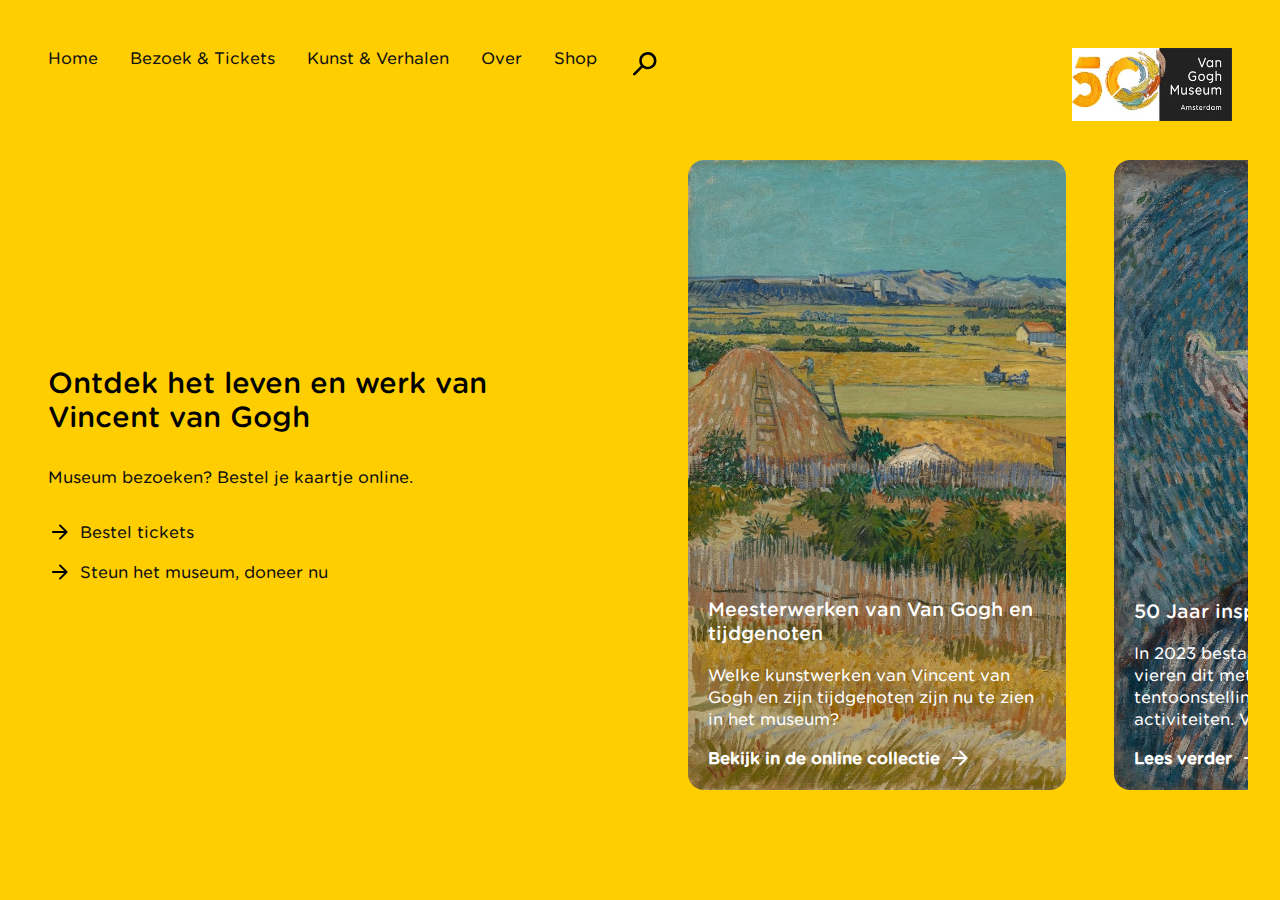
<file: index.html>
<!DOCTYPE html>
<html lang="nl">
	
<head>
	<meta charset="UTF-8">
	<meta name="author" content="jouw naam">
	<meta name="viewport" content="width=device-width, initial-scale=1">
	
	<title>Het Museum over Vincent van Gogh in Amsterdam</title>
	
	<link href="./styles/style-main.css" rel="stylesheet">
    <link href="./styles/style-index.css" rel="stylesheet">

	<link rel="icon" type="image/svg+xml" href="./images/favicon.svg">
</head>

<body>
    <header>
        <button></button>
        <nav>
            <ul>
                <li><a>Menu</a></li>
                <li><a href="index.html"><span>Home</span></a></li>
                <li><a href="#"><span>Bezoek & Tickets</span></a></li>
                <li><a href="#"><span>Kunst & Verhalen</span></a></li>
                <li><a href="#"><span>Over</span></a></li>
                <li><a href="#"><span>Shop</span></a></li>
            </ul>
        </nav>
        <a href="#"></a>
        <a href="#"></a>
    </header>

    <main>
        <section>
            <h1 class="hidden">Welkom bij het museum over Vincent van Gogh in Amsterdam</h1>
            <h2>Ontdek het leven en werk van Vincent van Gogh</h2>
            <p>Museum bezoeken? Bestel je kaartje online.</p>
            <ul>
                <li><a href="#">Bestel tickets</a></li>
                <li><a href="#">Steun het museum, doneer nu</a></li>
            </ul>
        </section>

        <ul>
            <li>
                <a href="collectie.html">
                    <h3>Meesterwerken van Van Gogh en tijdgenoten</h3>
                    <p>De Meesterwerken</p>
                    <p>Welke kunstwerken van Vincent van Gogh en zijn tijdgenoten zijn nu te zien in het museum?</p>
                    <p>Bekijk in de online collectie</p>
                </a>
            </li>
            <li>
                <a href="">
                    <h3>50 Jaar inspiratie</h3>
                    <p>Jubileumjaar</p>
                    <p>In 2023 bestaat het museum 50 jaar! We vieren dit met bijzondere tentoonstellingen en feestelijke activiteiten. Vier je met ons mee?</p>
                    <p>Lees verder</p>
                </a>
            </li>
            <li>
                <a href="">
                    <h3>Genomineerd</h3>
                    <p>Van Gogh in Auvers</p>
                    <p>Onze tentoonstelling ‘Van Gogh in Auvers. Zijn laatste maanden’ is genomineerd voor de Museumtijdschrift Tentoonstellingsprijs 2023. Stem je ook?</p>
                    <p>Stem nu</p>
                </a>
            </li>
        </ul>

        <section>
            <h2>Ontdek meer over het museum en Vincent van Gogh</h2>
            <ul>
                <li><a href="#">Ontdek de collectie</a></li>
                <li><a href="#">Lees de verhalen</a></li>
                <li><a href="#">Steun het museum. Doneer nu</a></li>
            </ul>
            <ul>
                <li><p>Onze hoofdsponsors:</p></li>
                <li><a alt="De sponsor de vriendenloterij" href="#"></a></li>
                <li><a alt="De sponsor ASML" href="#"></a></li>
                <li><a alt="De sponsor DHL" href="#"></a></li>
            </ul>
        </section>

    </main>
    <script src="./script.js"></script>
</body>
	
</html>


<!-- bronnen:

Website's:
  1. W3schools, hulp bij het refreschen van mijn css kennis (https://www.w3schools.com)
  2. Mdn, hulp bij het refreschen van mijn code (css+html) kennis (https://developer.mozilla.org/en-US/)
  3. css-tricks, hulp bij het maken van css flexbox en grid (https://css-tricks.com/snippets/css/complete-guide-grid/)
  4. chatgpt, hulp bij het oplossen van problemen (https://chat.openai.com)

klasgenoten:
  1. Elton, hulp bij de span animatie bij de navigatie 
  2. David, Mentale hulp in het gehele process (https://github.com/bijldavid/FED)
  3. Karlijn, hulp bij de focus state (css)
  4. Ananda, hulp bij het maken van de nav  -->
</file>
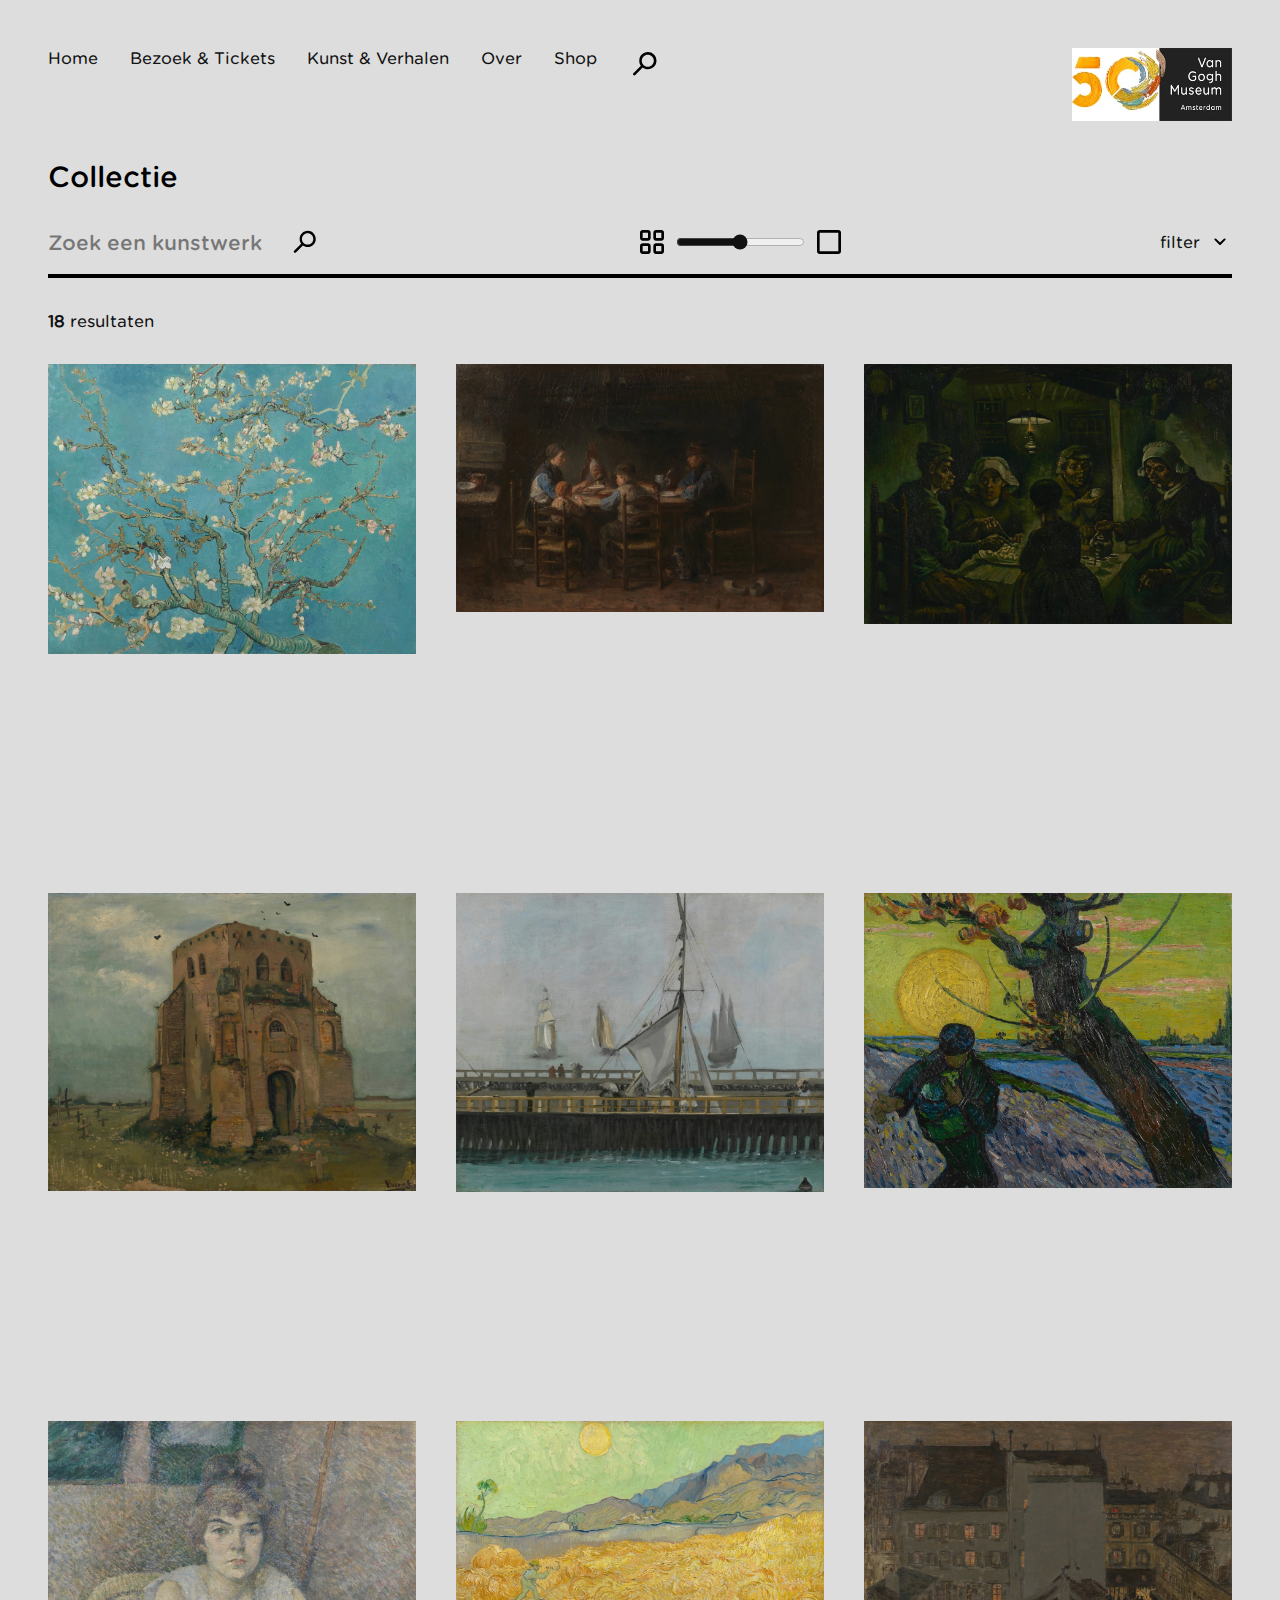
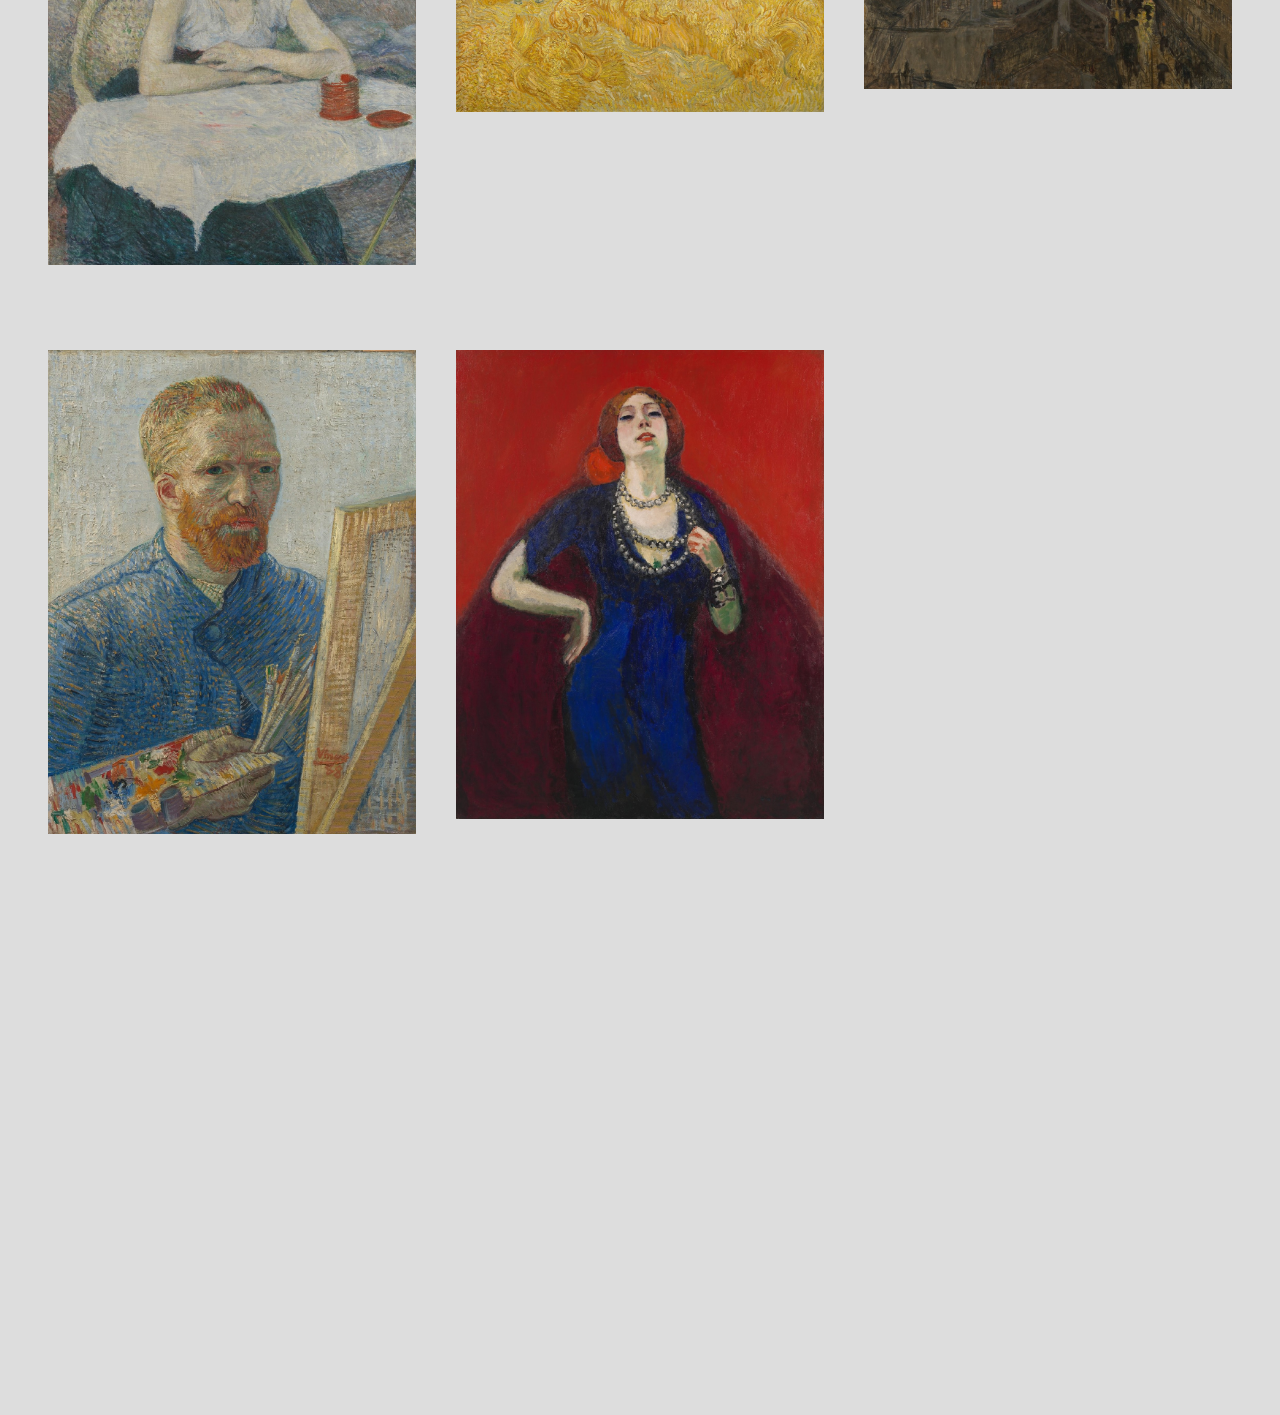
<file: collectie.html>
<!DOCTYPE html>
<html lang="nl">

<head>
    <meta charset="UTF-8">
    <meta name="author" content="jouw naam">
    <meta name="viewport" content="width=device-width, initial-scale=1">

    <title>Het Museum over Vincent van Gogh in Amsterdam</title>

    <link href="./styles/style-main.css" rel="stylesheet">
    <link href="./styles/style-detail.css" rel="stylesheet">

    <link rel="icon" type="image/svg+xml" href="./images/favicon.svg">
</head>

<body>
    <header>
        <button></button>
        <nav class="menu-lijst">
            <ul>
                <li><a>Menu</a></li>
                <li><a href="index.html"><span>Home</span></a></li>
                <li><a href="#"><span>Bezoek & Tickets</span></a></li>
                <li><a href="#"><span>Kunst & Verhalen</span></a></li>
                <li><a href="#"><span>Over</span></a></li>
                <li><a href="#"><span>Shop</span></a></li>
            </ul>
        </nav>
        <a href="#"></a>
        <a href="#"></a>
    </header>

    <main>
        <h1>Collectie</h1>
        <section>
            <h2 class="hidden">Filteren van schilderijen</h2>
            <form>
                <input type="text" placeholder="Zoek een kunstwerk">
                <button></button>
            </form>
            <form>
                <button></button>
                <input min="1" max="5" type="range">
                <button></button>
            </form>
            <div>
                <a>filter</a>
            </div>
        </section>
        <p> <strong>18</strong> resultaten</p>
        <section>
            <ul>
                <h2 class="hidden">Alle schilderijen</h2>
                <li><img href="#" src="./images/schilderijen/Amandelbloesem.jpg" alt="Het schilderij Amandelbloesem"></li>
                <li><img href="#" src="./images/schilderijen/BoerengezinAanDeMaaltijd.jpg" alt="Het schilderij boerengezin aan de Maaltijd"></li>
                <li><img href="#" src="./images/schilderijen/DeAardappeleters.jpg" alt="Het schilderij De aardappeleters"></li>
                <li><img href="#" src="./images/schilderijen/DeOudeKerktorenTeNuenen.jpg" alt="Het schilderij De oude kerktoren te Nuenen"></li>
                <li><img href="#" src="./images/schilderijen/DePierVanBoulogne.jpg" alt="Het schilderij de pier van Boulogne"></li>
                <li><img href="#" src="./images/schilderijen/DeZaaier.jpg" alt="Het schilderij de zaaier"></li>
                <li><img href="#" src="./images/schilderijen/EenJongeVrouwAanTafel.jpg" alt="Het schilderij een jonge vrouw aan tafel"></li>
                <li><img href="#" src="./images/schilderijen/KorenveldMetMaaier.jpg" alt="Het schilderij korenveld met maaier"></li>
                <li><img href="#" src="./images/schilderijen/MontmartreInDeRegen.jpg" alt="Het schilderij Mont martre in de regen"></li>
                <li><img href="#" src="./images/schilderijen/ZelfportretAlsSchilder.jpg" alt="Het schilderij zelfportret als schilder"></li>
                <li><img href="#" src="./images/schilderijen/DeBlauweJapon.jpg" alt="Het schilderij de blauwe japon">                </li>
            </ul>                 
        </section>



    </main>
    <script src="./script.js"></script>
</body>

</html>
</file>
<file: styles/style-main.css>
/*********************/
/* Lettertype */
/*********************/

@font-face {
  font-family: "gotham-book";
  src: url(../font/GothamRndSSm-Book_Web.woff2);
}

@font-face {
  font-family: "gotham-medium";
  src: url(../font/GothamRndSSm-Medium_Web.woff2);
}


/**************/
/* CSS REMEDY */
/**************/
*,
*::after,
*::before {
  box-sizing: border-box;
}

* {
  margin: 0;
  padding: 0;
  scroll-behavior: smooth;
}


/*********************/
/* CUSTOM PROPERTIES */
/*********************/
:root {
  /* startje */
  --color-text1: #111;
  --color-text2: #FFFFFF;
  --color-background: #FFCE00;
  --color-background2: #DDDDDD;
  --color-border: #202124;
}


/*********************/
/* Focus */
/*********************/

main a:focus-visible {
  outline: none;
  border: solid 2px ;
  padding: 1em;
  border-color: var(--color-border);
}



h1 {
  font-family: "gotham-medium";
  font-size: 1.75rem;
  font-weight: 400;
}

h2 {
  font-family: "gotham-medium";
  font-size: 1.75rem;
  font-weight: 400;
}

p {
  font-family: "gotham-book";
  font-size: 1rem;
  line-height: 1.375;
  font-weight: 400;
  color: var(--color-text1);
}

a {
  font-family: "gotham-book";
  font-size: 1rem;
  font-weight: 500;
  text-decoration: none;
  color: var(--color-text1);
}


/****************/
/* JOUW STYLING Header */
/****************/



header {
  display: flex;
  flex-direction: row;
  padding: 1em;
  list-style: none;
  gap: 1em;
}

header>button {
  appearance: none;
  background-color: var(--color-text1);
  border: none;
  align-items: top;
  background: url("../images/Header/open.svg");
  background-repeat: no-repeat;
  padding: 1.5em;
  z-index: 200;
}

header nav {
  position: fixed;
  z-index: 100;
  inset: 0;
  padding-top: 5em;
  /* width: 100vw; */
  height: 100vh;
  translate: -100% 0%;
  transition: 0.5s;
  background-color: var(--color-background);
}

header li {
  list-style: none;
  padding: 1em;
  gap: 1em;
}

header li a span {
  position: relative;
  display: flex;
  align-items: center;
}

li a span::before {
  content: "";
  position: absolute;
  bottom: -0.5em;
  background-color: var(--color-text1);
  width: 100%;
  height: .15em;
  scale: 0 1;
  transition: .3s;
  transform-origin: left center;
}

li a:hover span::before {
  scale: 1 1;
}

header>a:nth-of-type(1) {
  color: aquamarine;
  margin-left: 2em;
  margin-right: auto;
  background: url("../images/Header/zoek.svg");
  background-repeat: no-repeat;
  padding: 1em;
}

header>a:nth-of-type(2) {
  background: url("../images/Header/logo.jpg");
  background-repeat: no-repeat;
  background-size: 100%;
  padding: 2.5em 5em;
}

Header .open {
  translate: 0% 0%;
}

Header .closeButton {
  background: url("../images/Header/close.svg");
  background-repeat: no-repeat;
  padding: 5em;
}

body {
  background-color: var(--color-background);
}

.hidden {
  clip: rect(0 0 0 0);
  clip-path: inset(50%);
  height: 1px;
  overflow: hidden;
  position: absolute;
  white-space: nowrap;
  width: 1px;
}

@media (width > 60em) and (height > 40em) {

  body {
    padding: 2em;
  }

  header>button {
    display: none;
  }

  header nav {
    position: static;
    translate: unset;
    padding-top: 0;
    height: 0vh;
    transition: none;
    /* width: 100vw; */
  }

  header nav ul li:nth-of-type(1) {
    display: none;
  }

  header nav ul {
    display: flex;
    margin: 0;
    padding: 0;
    list-style: none;
    gap: 2em;
  }

  header nav ul li {
    padding: 0em;
  }

  header>a:nth-of-type(1) {
    margin-left: 1em;
    margin-right: auto;
  }

  header>a:nth-of-type(1) {
    padding: 1em;
  }

  header>a:nth-of-type(2) {
    padding: 2.5em 5em;
  }

}
</file>
<file: styles/style-index.css>
/****************/
/* JOUW STYLING Home*/
/****************/

/* Main */
main {
	padding: 1em;
	display: flex;
	justify-content: end;
	flex-direction: column;
	gap: 3em;
}


/* 1ste section */

main > section:nth-of-type(1) {
	display: flex;
	flex-direction: column;
	gap: 2em;
}

main > section:nth-of-type(1) > p:nth-of-type(1) {
	gap: 2em;
}

main > section:nth-of-type(1) > ul {
	list-style: none;
	display: flex;
	flex-direction: column;
	gap: 1em;
}


main > section:nth-of-type(1) > ul a{
	display: flex;
	align-items: center;
	gap: 0.5em;

	transition: 0.3s;
}

main > section:nth-of-type(1) > ul a::before{
	content: "";
	display: block;
	width: 1.5em;
	aspect-ratio: 1;
	background-image: url(../images/home/arrowBlack.svg);
	background-size: cover;
}

main > section:nth-of-type(1) > ul a:hover{
	gap: 1em;
}


/* lijst blokken */

main > ul {
	display: grid;
	justify-content: center;
	gap: 3em;
	list-style: none;
}

main > ul li {
	width: 100%;
	aspect-ratio: 3/4;
	border-radius: 1em;
}

main > ul > li > a {
	height:100%;
	text-decoration: none;
	display: flex;
	justify-content: flex-end;
	flex-direction: column;

	position:relative;
	overflow:hidden;
	padding: 1.25em;

	border-radius: 1em;
}

main > ul > li > a > * {
	position:relative;
}

main > ul li p {
	color: var(--color-text2);
}

main > ul li h3 {
	font-family: "gotham-medium";
	color: var(--color-text2);
	font-weight: 500;
	order: 0;
	margin-top: 0.5em;
	margin-bottom: 1em;
}


main > ul li p:nth-of-type(1) {
	font-family: "gotham-book";
	order: -1;
	font-size: .875em;
	line-height: 1.375;
    font-weight: 400;
}

main > ul li p:nth-of-type(3) {
	font-family: "gotham-medium";
	margin-top: 1em;
	font-size: 1rem;
    line-height: 1.375;
    font-weight: 800;

	display: flex;
	align-items: center;
	gap: 0.5em;

	transition: 0.3s;
}

main > ul li p:nth-of-type(3)::after {
	content: "";
	display: block;
	width: 1.5em;
	aspect-ratio: 1;
	background-image: url(../images/home/arrowWhite.svg);
	background-size: cover;
}

main > ul li a::before {
	content:"";
	position: absolute;
	inset:0;

	background-size: cover;

	transition: .8s;

}

main > ul li:nth-of-type(1) a::before{
	background-image:url("../images/home/weiland.jpg");
}

main > ul li:nth-of-type(2) a::before{
	background-image: url("../images/home/vanGogh.jpg");
}

main > ul li:nth-of-type(3) a::before{
	background-image: url("../images/home/plantje.jpg");
}


main > ul li:hover a::before{
	scale:1.1;
}


/* 2de section */

main > section:nth-of-type(2) {
	display: flex;
	flex-direction: column;
	gap: 2em;
	margin-top: 2em;
}

main > section:nth-of-type(2) ul {
	list-style: none;
	display: flex;
	flex-direction: column;
	gap: 1em;
}

main > section:nth-of-type(2) > ul:nth-of-type(1) a{
	display: flex;
	align-items: center;
	gap: 0.5em;

	transition: 0.3s;
}

main > section:nth-of-type(2) > ul:nth-of-type(1) a::after{
	content: "";
	display: block;
	width: 1.5em;
	aspect-ratio: 1;
	background-image: url(../images/home/arrowBlack.svg);
	background-size: cover;
}

main > section:nth-of-type(2) > ul:nth-of-type(1) a:hover{
	gap: 1em;
}

main > section:nth-of-type(2) ul:nth-of-type(2) {
	display: flex;
	flex-direction: column;
	gap: 3em;
}

main > section:nth-of-type(2) ul:nth-of-type(2) li:nth-of-type(2) a{
	background: url("../images/sponsor/vrienden-loterij.jpg");
	background-size: cover;
	background-position: center;
	padding: 1.25em 5em;
}

main > section:nth-of-type(2) ul:nth-of-type(2) li:nth-of-type(3) a{
	background: url("../images/sponsor/asml.jpg");
	background-size: cover;
	padding: 1.25em 5em;
}

main > section:nth-of-type(2) ul:nth-of-type(2) li:nth-of-type(4) a{
	background-image: url("../images/sponsor/dhl.jpg");
	background-size: cover;
	padding: 1.25em 5em;
}



@media (width > 60em) and (height > 40em){

	::-webkit-scrollbar {
		display: none;
	  }

	body {
		width: 100%;
		height: 100%;
	}

	main {
		display: flex;
		flex-direction: row;
		gap: 8em;
		overflow: scroll;
		width:100%;
		max-width:100%;
		overscroll-behavior-x: contain;
		justify-content: start;
	}

	main > section:nth-of-type(1) {
		width: 50%;
		min-width: 40vw;
		justify-content: center;
	}

	/* lijst blokken */

	main > ul {
		display: flex;
		justify-content: start;
	}

	main > ul > li {
		/* flex-shrink: 0; */
		width:unset;
		aspect-ratio: 1.8/3;
		height: 70vh;
		/* display: inline-block; */
	}

	/* Section 2 */

	main > section:nth-of-type(2) {
		width: 50%;
		min-width: 45vw;
		justify-content: center;
		/* margin-right: ; */
	}

  }
</file>
<file: styles/style-detail.css>
/****************/
/* JOUW STYLING Detail */
/****************?/

/* Main */
body {
    background-color: var(--color-background2);
}

main {
    display: flex;
    flex-direction: column;
    gap: 2em;
    padding: 1em;
}

/* 1ste section */

main>section:nth-of-type(1) {
    display: flex;
    flex-direction: wrap;
    justify-content: space-between;
    align-items: center;
    gap: 2em;
    padding-bottom: 1em;
    border-bottom: solid 4px;
}

main>section:nth-of-type(1) form:nth-of-type(1){
    display: flex;
    align-items: center;
    gap: 0.5em;
}

main>section:nth-of-type(1) div {
    display: none;
}

main>section:nth-of-type(1) form:nth-of-type(2) {
    display: none;
}

/* De zoekbalk */
main>section:nth-of-type(1) form:nth-of-type(1) input {
    border: none;
    background-color: transparent;
    max-width: 100%;
    font-size: 1.25rem;
    font-family: "gotham-medium";
    color: var(--color-text1);
    font-weight: 500;
}

main>section:nth-of-type(1) form:nth-of-type(1) input::placeholder {
    color: var(--color-text1);
    opacity: 0.5;
}

main>section:nth-of-type(1) form:nth-of-type(1) input:focus {
    color: var(--color-text1);
}

main>section:nth-of-type(1) form:nth-of-type(1) button {
    background-image: url(../images/Header/zoek.svg);
    background-size: cover;
    height: 2.25em;
    width: 2.25em;

    border: none;
    background-color: transparent;
}

/* 2de section */

main>section:nth-of-type(2) ul{
    display: grid;
    grid-template-columns: repeat(auto-fit, minmax(20em, 1fr));
    grid-template-rows: repeat(5, 1fr);
    grid-gap: 2.5em;
    list-style: none;
}

main>section:nth-of-type(2) img {
    max-width: 100%;
    height: auto;

    transition: 0.3s;
}

main>section:nth-of-type(2) img:hover {
    scale: 1.2;
}


@media (width > 60em) and (height > 40em) {

    /* 1ste section */

    main>section:nth-of-type(1) div {
        display: inline;
    }

    main>section:nth-of-type(1) form:nth-of-type(2) {
        display: inline;
    }

    main>section:nth-of-type(1) form:nth-of-type(2) button:nth-of-type(1){
        padding: 1.2em;

        border: none;
        background-color: transparent;
        background-image: url(../images/collectie/grid.svg);
        background-size: cover;
    }

    main>section:nth-of-type(1) form:nth-of-type(2) button:nth-of-type(2){
        padding: 1.2em;

        border: none;
        background-color: transparent;
        background-image: url(../images/collectie/square.svg);
        background-size: cover;
    }

    main>section:nth-of-type(1) div:nth-of-type(1) a {
        display: flex;
        align-items: center;
        gap: 0.5em;
    }

    main>section:nth-of-type(1) div:nth-of-type(1) a::after {
        content: "";
        display: block;
        width: 1.5em;
        aspect-ratio: 1;
        background-image: url(../images/collectie/expand.svg);
        background-size: cover;
    }

    /* main>section:nth-of-type(1) form:nth-of-type(2) input[type="range"] {
        background-color: pink;
    } */

    input[type="range"] {
        accent-color: var(--color-text1);
        border-radius: 0px;
    }

    main>section:nth-of-type(1) form:nth-of-type(2){
        display: flex;
        align-items: center;
        gap: 0.5em;
    }
}
</file>
